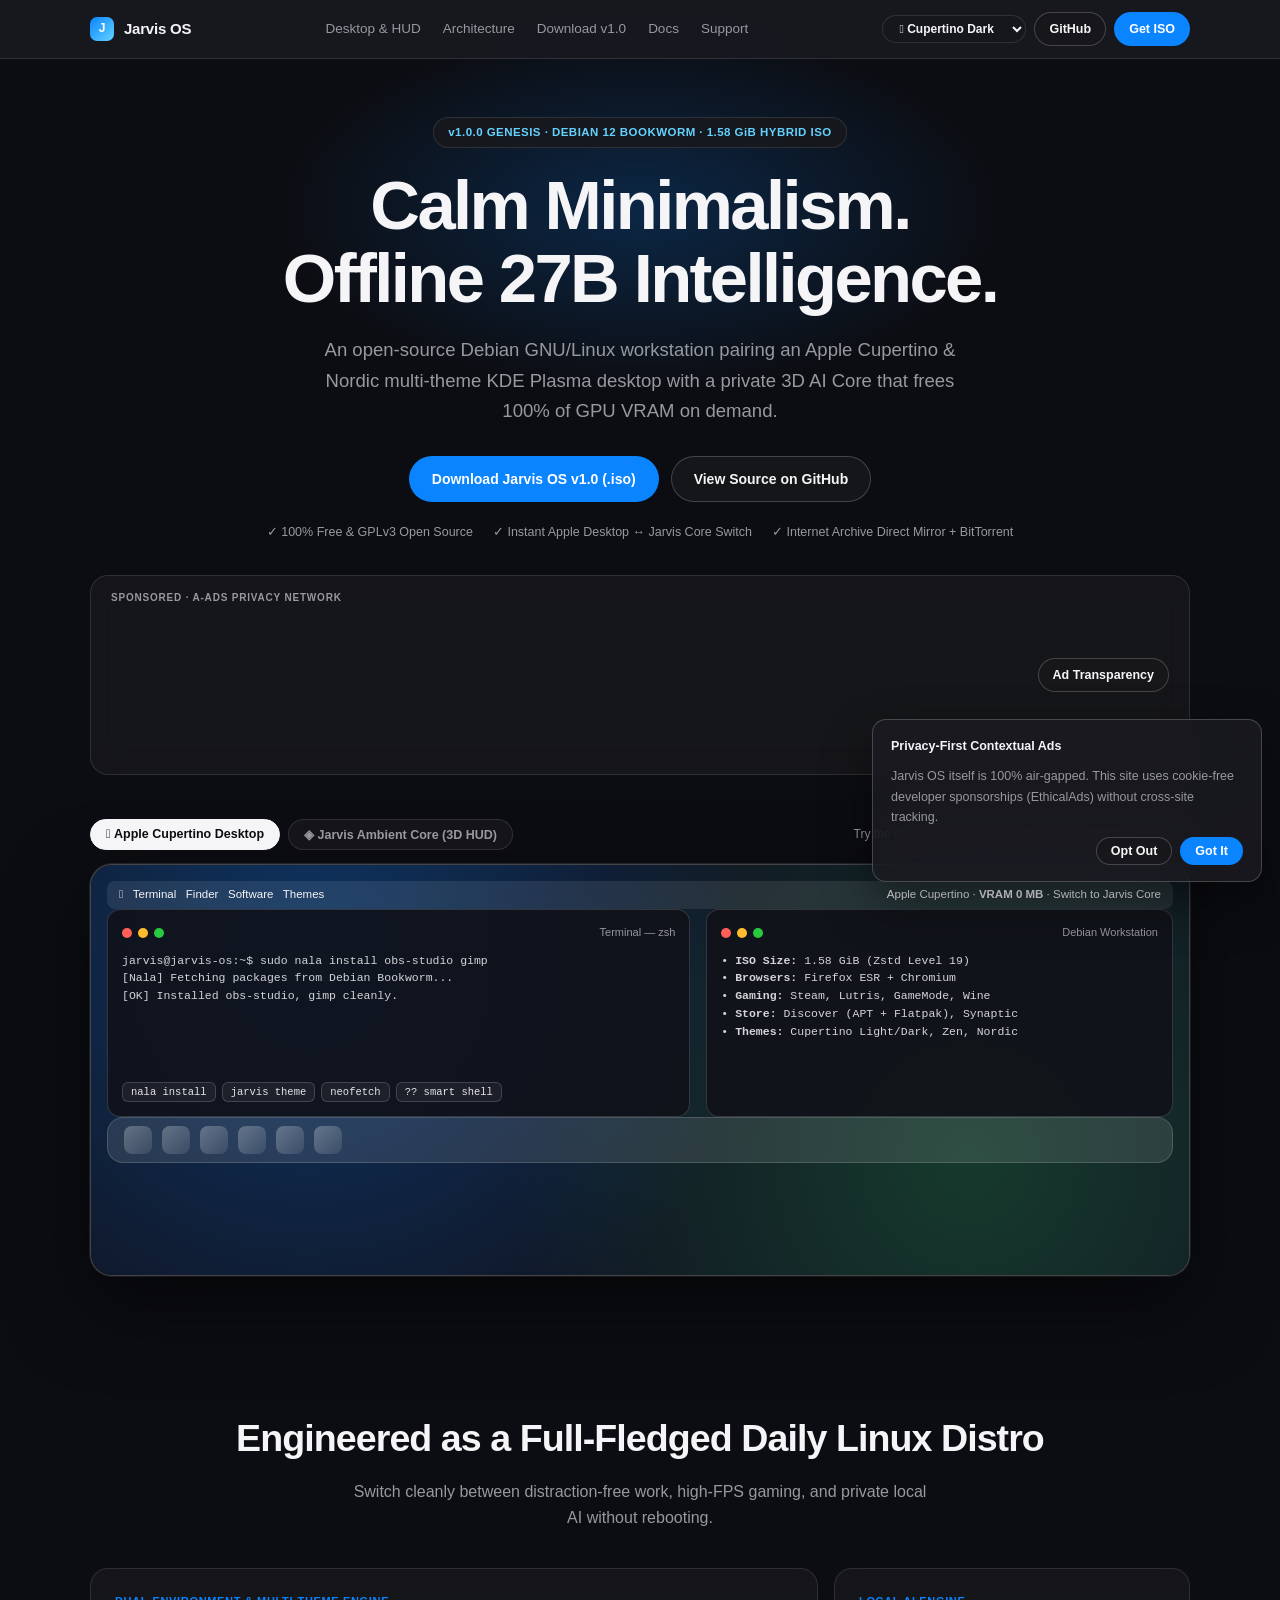
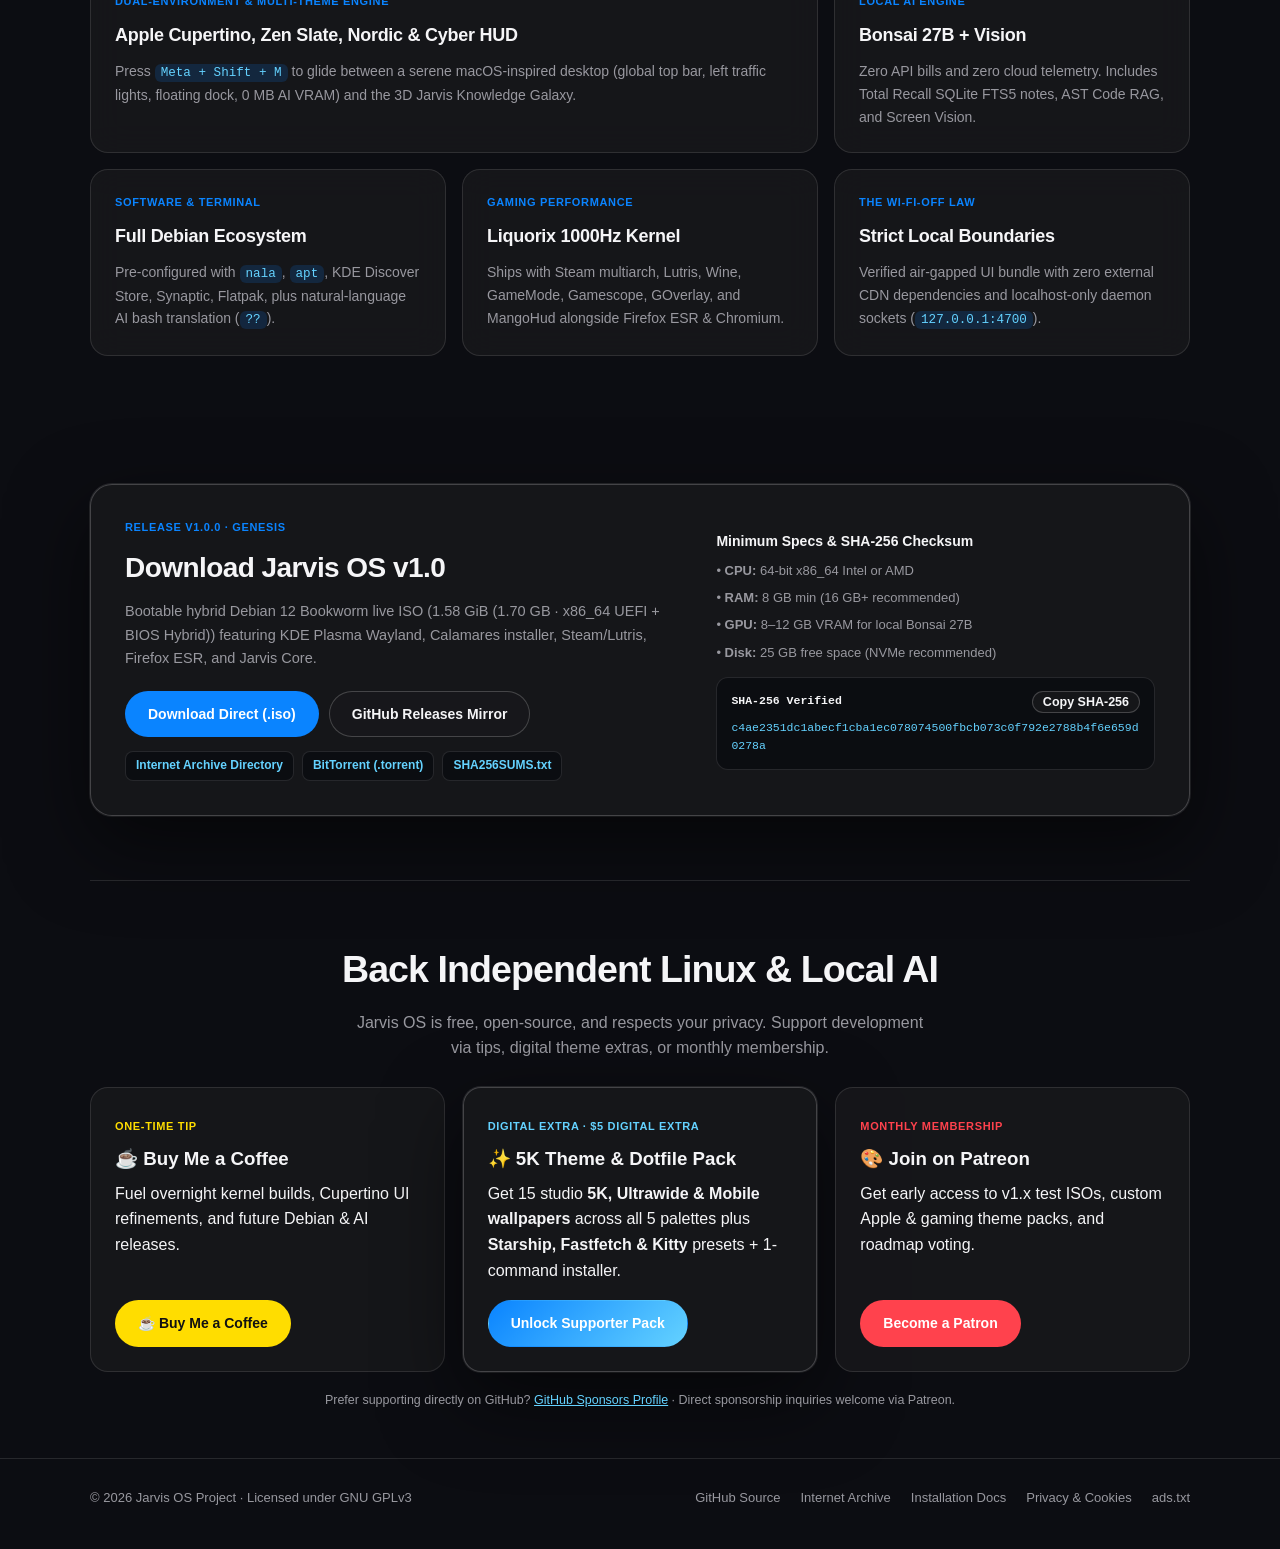
<file: index.html>
<!DOCTYPE html>
<html lang="en">
<head>
  <meta charset="UTF-8" />
  <meta http-equiv="refresh" content="0; url=website/index.html" />
  <meta name="viewport" content="width=device-width, initial-scale=1.0" />
  <link rel="canonical" href="https://10JERRY01.github.io/Jarvis-os/website/index.html" />
  <title>Jarvis OS v1.0 — Minimalist Debian Linux + Offline 27B AI</title>
  <style>
    body {
      margin: 0; height: 100vh; display: grid; place-items: center;
      background: #0c0d12; color: #f5f5f7;
      font-family: -apple-system, BlinkMacSystemFont, "SF Pro Display", "Segoe UI", sans-serif;
    }
    .fallback { opacity: 0; animation: fadeIn 0.25s ease 0.4s forwards; font-size: 14px; color: #98989f; }
    a { color: #0a84ff; text-decoration: none; font-weight: 600; }
    @keyframes fadeIn { to { opacity: 1; } }
  </style>
  <script>
    window.location.replace("website/index.html");
  </script>
</head>
<body>
  <div class="fallback">
    <p>Loading Jarvis OS v1.0… <a href="website/index.html">Enter site</a></p>
    <!-- BEGIN AADS AD UNIT 2463366 -->
    <div id="frame" style="width: 100%; margin: auto; position: relative; z-index: 99998;">
      <iframe data-aa="2463366" src="https://acceptable.a-ads.com/2463366/?size=Adaptive" style="border:0; padding:0; width:70%; height:auto; overflow:hidden; display:block; margin:auto;" title="Sponsored Advertisement"></iframe>
    </div>
    <!-- END AADS AD UNIT 2463366 -->
  </div>
</body>
</html>
</file>
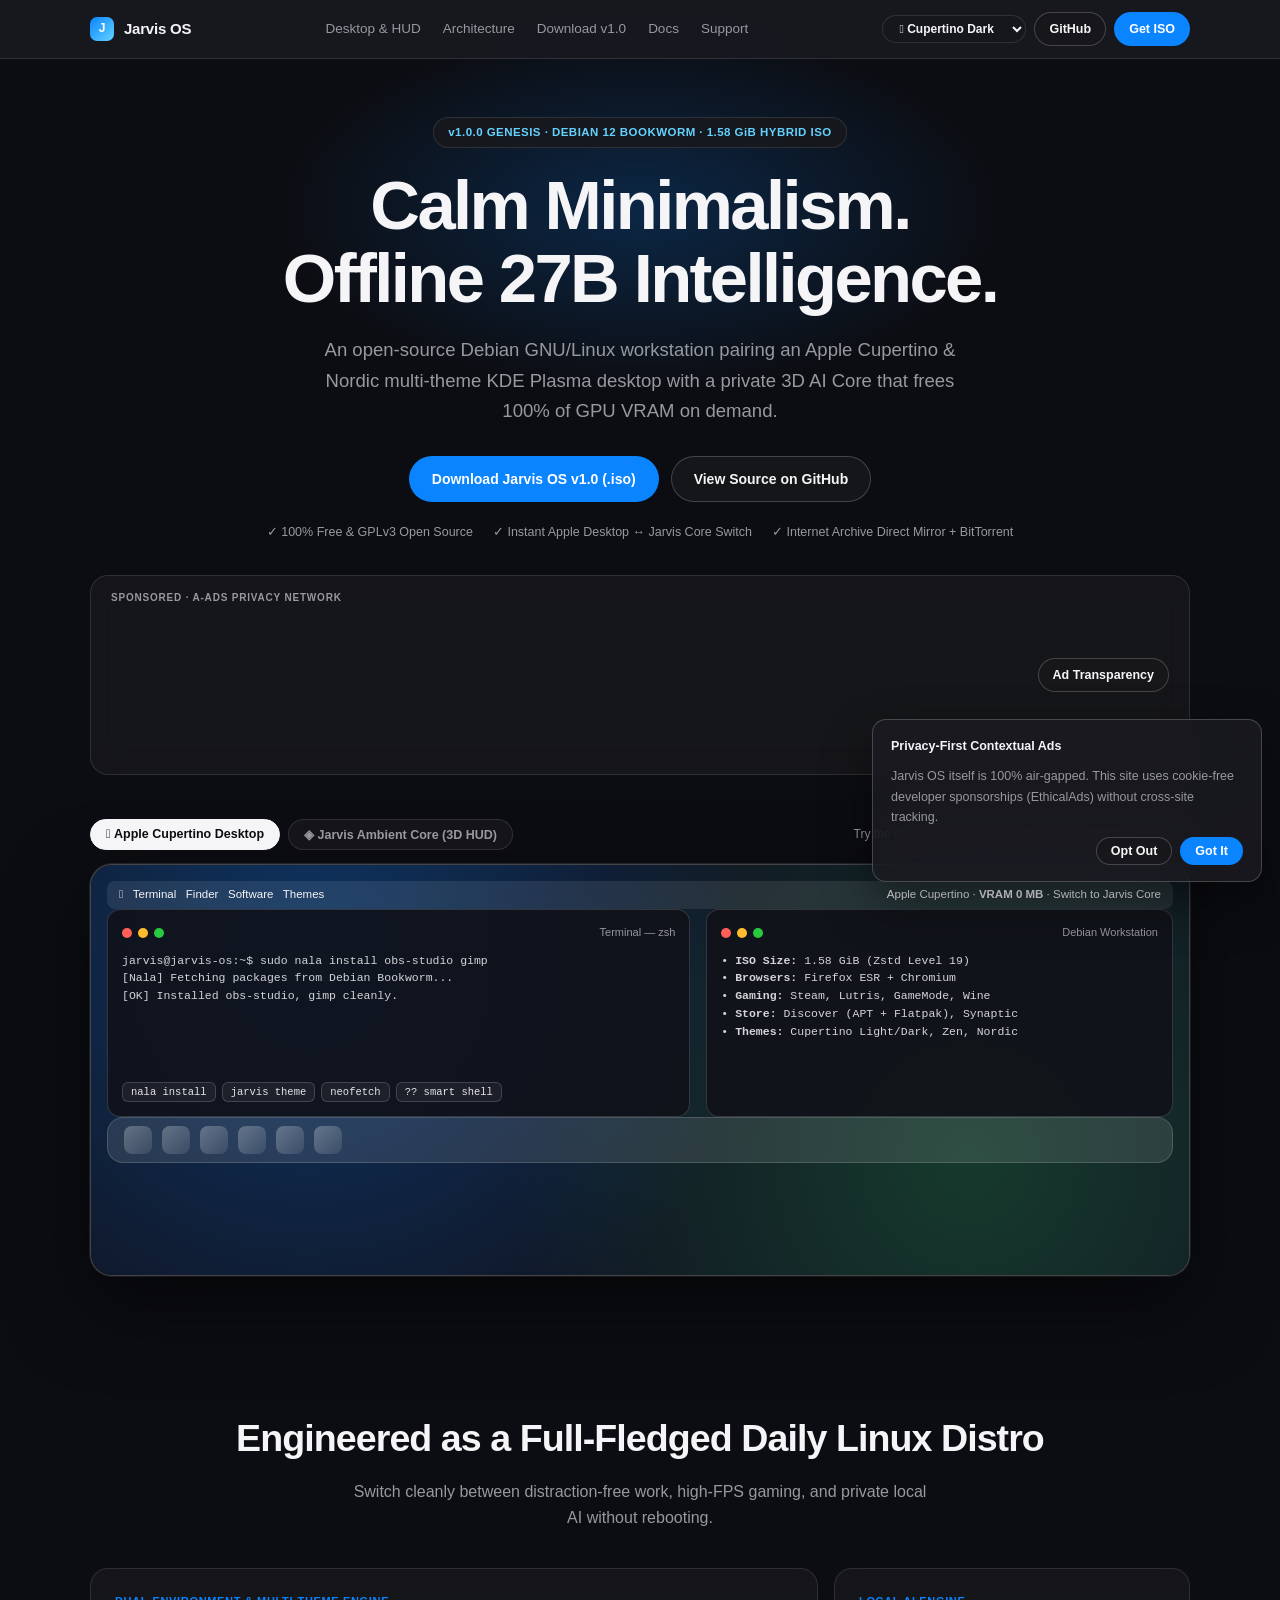
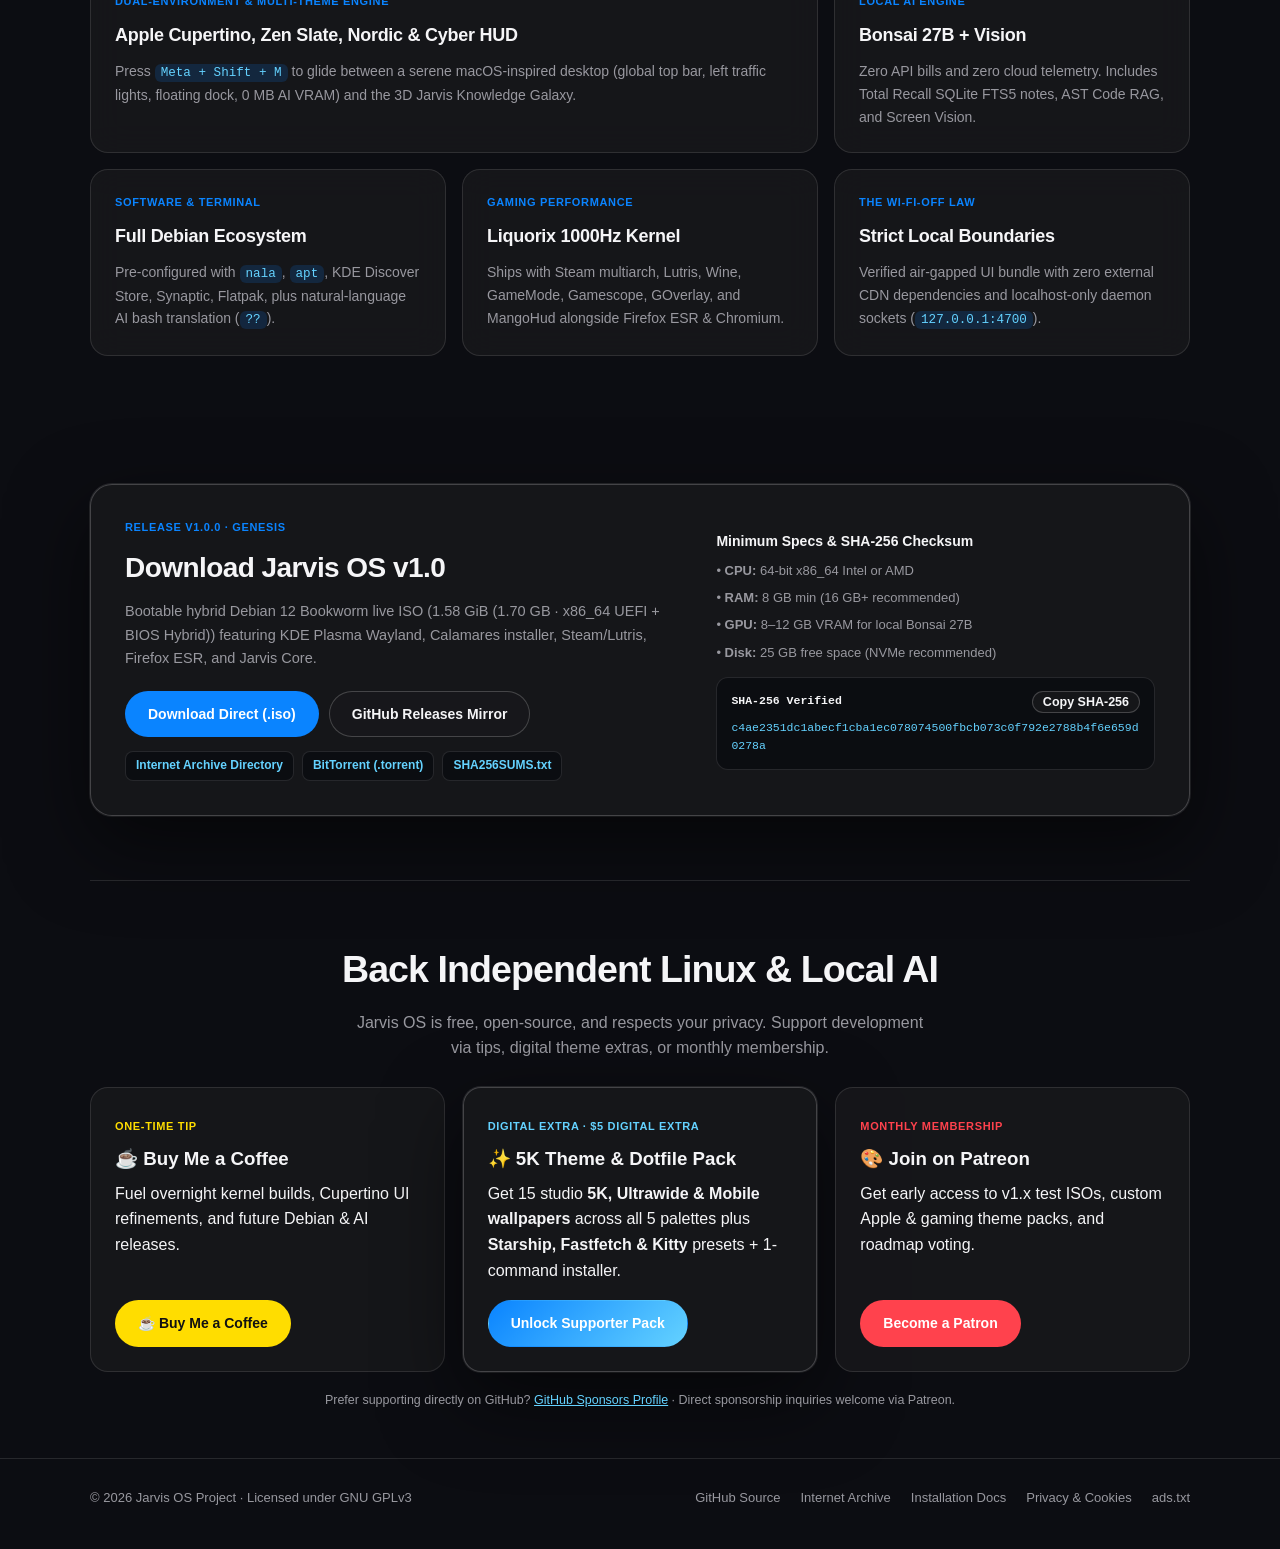
<file: website/index.html>
<!DOCTYPE html>
<html lang="en">
<head>
  <meta charset="UTF-8" />
  <meta name="viewport" content="width=device-width, initial-scale=1.0" />
  <meta name="description" content="Jarvis OS v1.0 — Minimalist Apple-inspired Debian 12 Linux with Liquorix 1000Hz Gaming Kernel and Offline 27B AI Core." />
  <title>Jarvis OS v1.0 — Minimalist Debian Linux + Offline 27B AI</title>
  <link rel="stylesheet" href="styles.css" />
</head>
<body>

  <!-- Navigation -->
  <nav class="navbar">
    <div class="container nav-inner">
      <a href="index.html" class="brand">
        <span class="brand-mark">J</span>
        <span>Jarvis OS</span>
      </a>
      <div class="nav-links">
        <a href="#preview">Desktop &amp; HUD</a>
        <a href="#features">Architecture</a>
        <a href="#download">Download v1.0</a>
        <a href="docs.html">Docs</a>
        <a href="#support">Support</a>
      </div>
      <div class="nav-actions">
        <select id="site-theme-select" class="theme-select" aria-label="Switch Theme">
          <option value="cupertino-dark"> Cupertino Dark</option>
          <option value="cupertino-light"> Cupertino Light</option>
          <option value="zen">🐧 Zen Slate</option>
          <option value="nordic">❄️ Nordic Arctic</option>
          <option value="cyber">◈ Cyber HUD</option>
        </select>
        <a class="btn btn-secondary btn-sm" data-gh-repo href="https://github.com/10JERRY01/Jarvis-os" target="_blank" rel="noopener">GitHub</a>
        <a class="btn btn-primary btn-sm" href="#download">Get ISO</a>
      </div>
    </div>
  </nav>

  <!-- Hero -->
  <header class="hero container">
    <div class="pill-badge">v1.0.0 GENESIS · DEBIAN 12 BOOKWORM · 1.58 GiB HYBRID ISO</div>
    <h1>Calm Minimalism.<br/>Offline 27B Intelligence.</h1>
    <p>
      An open-source Debian GNU/Linux workstation pairing an Apple Cupertino &amp; Nordic multi-theme KDE Plasma desktop with a private 3D AI Core that frees 100% of GPU VRAM on demand.
    </p>
    <div class="hero-cta">
      <a class="btn btn-primary" data-iso-download href="https://archive.org/download/jarvis-os-debootstrap-amd64.hybrid/jarvis-os-debootstrap-amd64.hybrid.iso" target="_blank" rel="noopener">Download Jarvis OS v1.0 (.iso)</a>
      <a class="btn btn-secondary" data-gh-repo href="https://github.com/10JERRY01/Jarvis-os" target="_blank" rel="noopener">View Source on GitHub</a>
    </div>
    <div class="hero-meta">
      <span>✓ 100% Free &amp; GPLv3 Open Source</span>
      <span>✓ Instant Apple Desktop ↔ Jarvis Core Switch</span>
      <span>✓ Internet Archive Direct Mirror + BitTorrent</span>
    </div>
  </header>

  <!-- Above-the-Fold Developer Ad Slot (Day-1 Sponsor Rotation / A-ADS / EthicalAds) -->
  <section class="ad-section container" aria-label="Sponsor">
    <div class="ad-slot-shell">
      <div class="ad-slot-main">
        <div id="ad-slot-label" class="ad-label">Sponsored · Privacy-First Developer Network</div>
        <div id="ad-slot-container" class="ad-slot-content">
          <!-- BEGIN AADS AD UNIT 2463366 -->
          <div id="frame" style="width: 100%; margin: auto; position: relative; z-index: 99998;">
            <iframe class="aads-frame" data-aa="2463366" src="https://acceptable.a-ads.com/2463366/?size=Adaptive" title="Sponsored Advertisement"></iframe>
          </div>
          <!-- END AADS AD UNIT 2463366 -->
        </div>
      </div>
      <a class="btn btn-secondary btn-sm" href="privacy.html">Ad Transparency</a>
    </div>
  </section>

  <!-- Interactive Preview -->
  <section id="preview" class="preview-section container">
    <div class="preview-controls">
      <div class="preview-toggle">
        <button class="tab-btn active" data-preview-mode="cupertino"> Apple Cupertino Desktop</button>
        <button class="tab-btn" data-preview-mode="ambient">◈ Jarvis Ambient Core (3D HUD)</button>
      </div>
      <span style="font-size:12px; color:var(--muted);">Try the theme dropdown above to preview all 5 live OS palettes</span>
    </div>
    <div class="mockup-frame">
      <div id="mock-screen" class="mockup-screen cupertino">
        <div id="mock-content"></div>
      </div>
    </div>
  </section>

  <!-- Feature Bento Grid -->
  <section id="features" class="section container">
    <div class="section-head">
      <h2>Engineered as a Full-Fledged Daily Linux Distro</h2>
      <p>Switch cleanly between distraction-free work, high-FPS gaming, and private local AI without rebooting.</p>
    </div>
    <div class="bento-grid">
      <div class="card span-2">
        <span class="card-tag">Dual-Environment &amp; Multi-Theme Engine</span>
        <h3>Apple Cupertino, Zen Slate, Nordic &amp; Cyber HUD</h3>
        <p>Press <code>Meta + Shift + M</code> to glide between a serene macOS-inspired desktop (global top bar, left traffic lights, floating dock, 0 MB AI VRAM) and the 3D Jarvis Knowledge Galaxy.</p>
      </div>
      <div class="card">
        <span class="card-tag">Local AI Engine</span>
        <h3>Bonsai 27B + Vision</h3>
        <p>Zero API bills and zero cloud telemetry. Includes Total Recall SQLite FTS5 notes, AST Code RAG, and Screen Vision.</p>
      </div>
      <div class="card">
        <span class="card-tag">Software &amp; Terminal</span>
        <h3>Full Debian Ecosystem</h3>
        <p>Pre-configured with <code>nala</code>, <code>apt</code>, KDE Discover Store, Synaptic, Flatpak, plus natural-language AI bash translation (<code>??</code>).</p>
      </div>
      <div class="card">
        <span class="card-tag">Gaming Performance</span>
        <h3>Liquorix 1000Hz Kernel</h3>
        <p>Ships with Steam multiarch, Lutris, Wine, GameMode, Gamescope, GOverlay, and MangoHud alongside Firefox ESR &amp; Chromium.</p>
      </div>
      <div class="card">
        <span class="card-tag">The Wi-Fi-Off Law</span>
        <h3>Strict Local Boundaries</h3>
        <p>Verified air-gapped UI bundle with zero external CDN dependencies and localhost-only daemon sockets (<code>127.0.0.1:4700</code>).</p>
      </div>
    </div>
  </section>

  <!-- Download Section -->
  <section id="download" class="section container">
    <div class="download-box">
      <div>
        <div class="card-tag" style="margin-bottom:8px;">Release v1.0.0 · Genesis</div>
        <h2 style="font-size:28px; letter-spacing:-0.02em; margin-bottom:10px;">Download Jarvis OS v1.0</h2>
        <p style="color:var(--muted); font-size:14.5px; margin-bottom:20px;">
          Bootable hybrid Debian 12 Bookworm live ISO (<span id="iso-size-label">1.58 GiB</span>) featuring KDE Plasma Wayland, Calamares installer, Steam/Lutris, Firefox ESR, and Jarvis Core.
        </p>
        <div style="display:flex; gap:10px; flex-wrap:wrap;">
          <a class="btn btn-primary" data-iso-download href="https://archive.org/download/jarvis-os-debootstrap-amd64.hybrid/jarvis-os-debootstrap-amd64.hybrid.iso" target="_blank" rel="noopener">Download Direct (.iso)</a>
          <a class="btn btn-secondary" data-gh-release href="https://github.com/10JERRY01/Jarvis-os/releases/tag/v1.0.0" target="_blank" rel="noopener">GitHub Releases Mirror</a>
        </div>
        <div class="mirror-row">
          <a class="mirror-link" data-ia-dir href="https://archive.org/download/jarvis-os-debootstrap-amd64.hybrid" target="_blank" rel="noopener">Internet Archive Directory</a>
          <a class="mirror-link" data-ia-torrent href="https://archive.org/download/jarvis-os-debootstrap-amd64.hybrid/jarvis-os-debootstrap-amd64.hybrid_archive.torrent" target="_blank" rel="noopener">BitTorrent (.torrent)</a>
          <a class="mirror-link" id="sha-link" href="https://archive.org/download/jarvis-os-debootstrap-amd64.hybrid/SHA256SUMS.txt" target="_blank" rel="noopener">SHA256SUMS.txt</a>
        </div>
      </div>
      <div>
        <h4 style="font-size:14px; margin-bottom:8px;">Minimum Specs &amp; SHA-256 Checksum</h4>
        <ul style="font-size:13px; color:var(--muted); list-style:none; display:flex; flex-direction:column; gap:6px;">
          <li>• <strong>CPU:</strong> 64-bit x86_64 Intel or AMD</li>
          <li>• <strong>RAM:</strong> 8 GB min (16 GB+ recommended)</li>
          <li>• <strong>GPU:</strong> 8–12 GB VRAM for local Bonsai 27B</li>
          <li>• <strong>Disk:</strong> 25 GB free space (NVMe recommended)</li>
        </ul>
        <div class="sha-box">
          <div style="display:flex; justify-content:space-between; align-items:center; gap:8px; margin-bottom:6px;">
            <strong>SHA-256 Verified</strong>
            <button id="copy-verify-btn" class="btn btn-secondary btn-sm" style="padding:3px 10px;">Copy SHA-256</button>
          </div>
          <div id="sha-hash-text" style="word-break:break-all; color:var(--cyan);">c4ae2351dc1abecf1cba1ec078074500fbcb073c0f792e2788b4f6e659d0278a</div>
        </div>
      </div>
    </div>
  </section>

  <!-- Buy Me a Coffee, 5K Theme Pack & Patreon at the end of the website -->
  <section id="support" class="support-section container">
    <div class="section-head" style="margin-bottom:16px;">
      <h2>Back Independent Linux &amp; Local AI</h2>
      <p>Jarvis OS is free, open-source, and respects your privacy. Support development via tips, digital theme extras, or monthly membership.</p>
    </div>

    <div class="support-grid">
      <div class="support-card">
        <div>
          <span class="card-tag" style="color:var(--coffee);">One-Time Tip</span>
          <h3 style="margin-top:6px;">☕ Buy Me a Coffee</h3>
          <p style="margin-top:6px;">Fuel overnight kernel builds, Cupertino UI refinements, and future Debian &amp; AI releases.</p>
        </div>
        <div>
          <a id="bmc-btn" class="btn btn-coffee" href="https://buymeacoffee.com/jerrymice45" target="_blank" rel="noopener">☕ Buy Me a Coffee</a>
        </div>
      </div>

      <div class="support-card featured">
        <div>
          <span class="card-tag" style="color:var(--cyan);">Digital Extra · <span id="supporter-pack-price">$5 Digital Extra</span></span>
          <h3 style="margin-top:6px;">✨ 5K Theme &amp; Dotfile Pack</h3>
          <p style="margin-top:6px;">Get 15 studio <strong>5K, Ultrawide &amp; Mobile wallpapers</strong> across all 5 palettes plus <strong>Starship, Fastfetch &amp; Kitty</strong> presets + 1-command installer.</p>
        </div>
        <div>
          <a id="supporter-pack-btn" class="btn btn-pack" href="https://buymeacoffee.com/jerrymice45/e/603108" target="_blank" rel="noopener">Unlock Supporter Pack</a>
        </div>
      </div>

      <div class="support-card">
        <div>
          <span class="card-tag" style="color:var(--patreon);">Monthly Membership</span>
          <h3 style="margin-top:6px;">🎨 Join on Patreon</h3>
          <p style="margin-top:6px;">Get early access to v1.x test ISOs, custom Apple &amp; gaming theme packs, and roadmap voting.</p>
        </div>
        <div>
          <a id="patreon-btn" class="btn btn-patreon" href="https://www.patreon.com/Jerry42" target="_blank" rel="noopener">Become a Patron</a>
        </div>
      </div>
    </div>

    <div style="text-align:center; margin-top:18px; font-size:12.5px; color:var(--muted);">
      Prefer supporting directly on GitHub? <a id="gh-sponsors-link" href="https://github.com/sponsors/10JERRY01" target="_blank" rel="noopener" style="color:var(--cyan); text-decoration:underline;">GitHub Sponsors Profile</a> · Direct sponsorship inquiries welcome via Patreon.
    </div>
  </section>

  <!-- Footer -->
  <footer>
    <div class="container footer-inner">
      <div>© 2026 Jarvis OS Project · Licensed under GNU GPLv3</div>
      <div class="footer-links">
        <a data-gh-repo href="https://github.com/10JERRY01/Jarvis-os" target="_blank" rel="noopener">GitHub Source</a>
        <a data-ia-dir href="https://archive.org/download/jarvis-os-debootstrap-amd64.hybrid" target="_blank" rel="noopener">Internet Archive</a>
        <a href="docs.html">Installation Docs</a>
        <a href="privacy.html">Privacy &amp; Cookies</a>
        <a href="ads.txt">ads.txt</a>
      </div>
    </div>
  </footer>

  <!-- Cookie-Free Ad & Privacy Notice -->
  <div id="cookie-banner" class="cookie-banner" role="dialog" aria-label="Privacy &amp; Ad Notice">
    <div><strong>Privacy-First Contextual Ads</strong></div>
    <p style="color:var(--muted);">Jarvis OS itself is 100% air-gapped. This site uses cookie-free developer sponsorships (EthicalAds) without cross-site tracking.</p>
    <div style="display:flex; gap:8px; justify-content:flex-end;">
      <button id="cookie-decline" class="btn btn-secondary btn-sm">Opt Out</button>
      <button id="cookie-accept" class="btn btn-primary btn-sm">Got It</button>
    </div>
  </div>

  <script src="config.js"></script>
  <script src="js/monetization.js"></script>
</body>
</html>
</file>
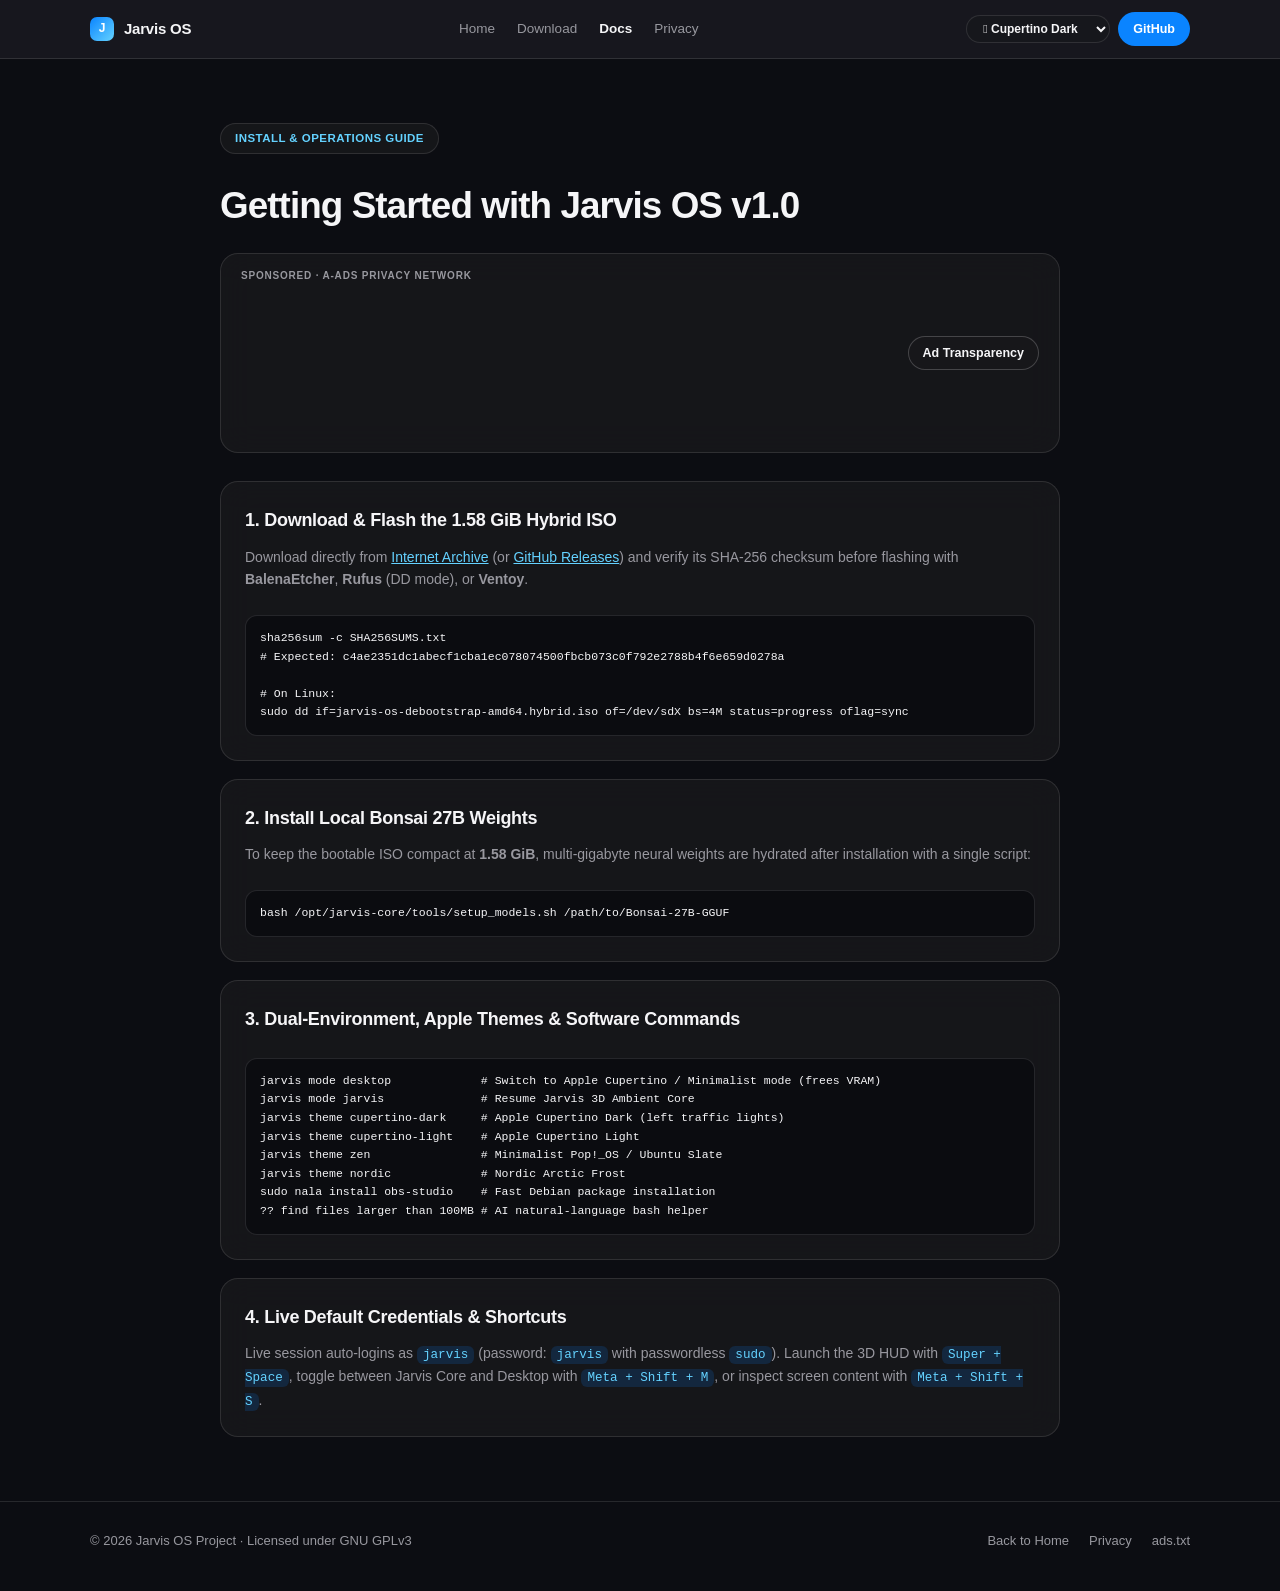
<file: website/docs.html>
<!DOCTYPE html>
<html lang="en">
<head>
  <meta charset="UTF-8" />
  <meta name="viewport" content="width=device-width, initial-scale=1.0" />
  <title>Documentation — Jarvis OS v1.0</title>
  <link rel="stylesheet" href="styles.css" />
</head>
<body>
  <nav class="navbar">
    <div class="container nav-inner">
      <a href="index.html" class="brand"><span class="brand-mark">J</span><span>Jarvis OS</span></a>
      <div class="nav-links">
        <a href="index.html">Home</a>
        <a href="index.html#download">Download</a>
        <a href="docs.html" class="active">Docs</a>
        <a href="privacy.html">Privacy</a>
      </div>
      <div class="nav-actions">
        <select id="site-theme-select" class="theme-select" aria-label="Switch Theme">
          <option value="cupertino-dark"> Cupertino Dark</option>
          <option value="cupertino-light"> Cupertino Light</option>
          <option value="zen">🐧 Zen Slate</option>
          <option value="nordic">❄️ Nordic Arctic</option>
          <option value="cyber">◈ Cyber HUD</option>
        </select>
        <a class="btn btn-primary btn-sm" data-gh-repo href="https://github.com/10JERRY01/Jarvis-os" target="_blank" rel="noopener">GitHub</a>
      </div>
    </div>
  </nav>

  <main class="container section" style="max-width:840px;">
    <div class="pill-badge">INSTALL &amp; OPERATIONS GUIDE</div>
    <h1 style="font-size:2.3rem; letter-spacing:-0.025em; margin-bottom:18px;">Getting Started with Jarvis OS v1.0</h1>

    <section class="ad-section" aria-label="Sponsor">
      <div class="ad-slot-shell">
        <div class="ad-slot-main">
          <div id="ad-slot-label" class="ad-label">Sponsored · Privacy-First Developer Network</div>
          <div id="ad-slot-container" class="ad-slot-content" data-page-keywords="linux|debian|documentation|open-source|devtools">
            <!-- BEGIN AADS AD UNIT 2463366 -->
            <div id="frame" style="width: 100%; margin: auto; position: relative; z-index: 99998;">
              <iframe class="aads-frame" data-aa="2463366" src="https://acceptable.a-ads.com/2463366/?size=Adaptive" title="Sponsored Advertisement"></iframe>
            </div>
            <!-- END AADS AD UNIT 2463366 -->
          </div>
        </div>
        <a class="btn btn-secondary btn-sm" href="privacy.html">Ad Transparency</a>
      </div>
    </section>

    <div class="card" style="margin-bottom:18px;">
      <h3>1. Download &amp; Flash the 1.58 GiB Hybrid ISO</h3>
      <p>Download directly from <a data-iso-download href="https://archive.org/download/jarvis-os-debootstrap-amd64.hybrid/jarvis-os-debootstrap-amd64.hybrid.iso" style="color:var(--cyan); text-decoration:underline;">Internet Archive</a> (or <a data-gh-release href="https://github.com/10JERRY01/Jarvis-os/releases/tag/v1.0.0" style="color:var(--cyan); text-decoration:underline;">GitHub Releases</a>) and verify its SHA-256 checksum before flashing with <strong>BalenaEtcher</strong>, <strong>Rufus</strong> (DD mode), or <strong>Ventoy</strong>.</p>
      <pre class="sha-box">sha256sum -c SHA256SUMS.txt
# Expected: c4ae2351dc1abecf1cba1ec078074500fbcb073c0f792e2788b4f6e659d0278a

# On Linux:
sudo dd if=jarvis-os-debootstrap-amd64.hybrid.iso of=/dev/sdX bs=4M status=progress oflag=sync</pre>
    </div>

    <div class="card" style="margin-bottom:18px;">
      <h3>2. Install Local Bonsai 27B Weights</h3>
      <p>To keep the bootable ISO compact at <strong>1.58 GiB</strong>, multi-gigabyte neural weights are hydrated after installation with a single script:</p>
      <pre class="sha-box">bash /opt/jarvis-core/tools/setup_models.sh /path/to/Bonsai-27B-GGUF</pre>
    </div>

    <div class="card" style="margin-bottom:18px;">
      <h3>3. Dual-Environment, Apple Themes &amp; Software Commands</h3>
      <pre class="sha-box">jarvis mode desktop             # Switch to Apple Cupertino / Minimalist mode (frees VRAM)
jarvis mode jarvis              # Resume Jarvis 3D Ambient Core
jarvis theme cupertino-dark     # Apple Cupertino Dark (left traffic lights)
jarvis theme cupertino-light    # Apple Cupertino Light
jarvis theme zen                # Minimalist Pop!_OS / Ubuntu Slate
jarvis theme nordic             # Nordic Arctic Frost
sudo nala install obs-studio    # Fast Debian package installation
?? find files larger than 100MB # AI natural-language bash helper</pre>
    </div>

    <div class="card">
      <h3>4. Live Default Credentials &amp; Shortcuts</h3>
      <p>Live session auto-logins as <code>jarvis</code> (password: <code>jarvis</code> with passwordless <code>sudo</code>). Launch the 3D HUD with <code>Super + Space</code>, toggle between Jarvis Core and Desktop with <code>Meta + Shift + M</code>, or inspect screen content with <code>Meta + Shift + S</code>.</p>
    </div>
  </main>

  <footer>
    <div class="container footer-inner">
      <div>© 2026 Jarvis OS Project · Licensed under GNU GPLv3</div>
      <div class="footer-links"><a href="index.html">Back to Home</a><a href="privacy.html">Privacy</a><a href="ads.txt">ads.txt</a></div>
    </div>
  </footer>
  <script src="config.js"></script>
  <script src="js/monetization.js"></script>
</body>
</html>
</file>
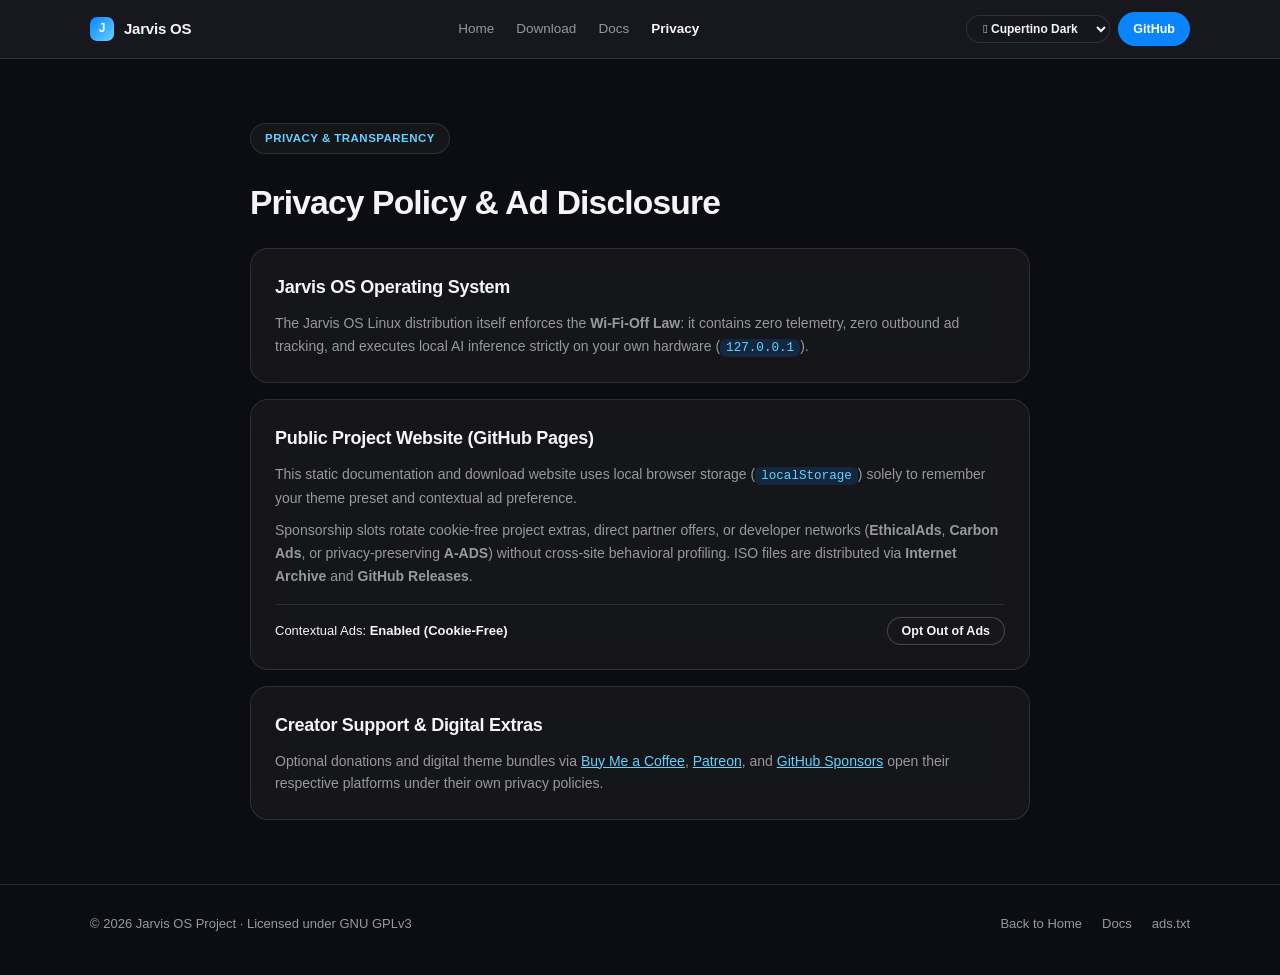
<file: website/privacy.html>
<!DOCTYPE html>
<html lang="en">
<head>
  <meta charset="UTF-8" />
  <meta name="viewport" content="width=device-width, initial-scale=1.0" />
  <title>Privacy &amp; Ad Transparency — Jarvis OS</title>
  <link rel="stylesheet" href="styles.css" />
</head>
<body>
  <nav class="navbar">
    <div class="container nav-inner">
      <a href="index.html" class="brand"><span class="brand-mark">J</span><span>Jarvis OS</span></a>
      <div class="nav-links">
        <a href="index.html">Home</a>
        <a href="index.html#download">Download</a>
        <a href="docs.html">Docs</a>
        <a href="privacy.html" class="active">Privacy</a>
      </div>
      <div class="nav-actions">
        <select id="site-theme-select" class="theme-select" aria-label="Switch Theme">
          <option value="cupertino-dark"> Cupertino Dark</option>
          <option value="cupertino-light"> Cupertino Light</option>
          <option value="zen">🐧 Zen Slate</option>
          <option value="nordic">❄️ Nordic Arctic</option>
          <option value="cyber">◈ Cyber HUD</option>
        </select>
        <a class="btn btn-primary btn-sm" data-gh-repo href="https://github.com/10JERRY01/Jarvis-os" target="_blank" rel="noopener">GitHub</a>
      </div>
    </div>
  </nav>

  <main class="container section" style="max-width:780px;">
    <div class="pill-badge">PRIVACY &amp; TRANSPARENCY</div>
    <h1 style="font-size:2.1rem; letter-spacing:-0.025em; margin-bottom:18px;">Privacy Policy &amp; Ad Disclosure</h1>
    <div class="card" style="margin-bottom:16px;">
      <h3>Jarvis OS Operating System</h3>
      <p>The Jarvis OS Linux distribution itself enforces the <strong>Wi-Fi-Off Law</strong>: it contains zero telemetry, zero outbound ad tracking, and executes local AI inference strictly on your own hardware (<code>127.0.0.1</code>).</p>
    </div>
    <div class="card" style="margin-bottom:16px;">
      <h3>Public Project Website (GitHub Pages)</h3>
      <p>This static documentation and download website uses local browser storage (<code>localStorage</code>) solely to remember your theme preset and contextual ad preference.</p>
      <p>Sponsorship slots rotate cookie-free project extras, direct partner offers, or developer networks (<strong>EthicalAds</strong>, <strong>Carbon Ads</strong>, or privacy-preserving <strong>A-ADS</strong>) without cross-site behavioral profiling. ISO files are distributed via <strong>Internet Archive</strong> and <strong>GitHub Releases</strong>.</p>
      <div style="display:flex; align-items:center; justify-content:space-between; flex-wrap:wrap; gap:12px; margin-top:6px; padding-top:12px; border-top:1px solid var(--border);">
        <span id="ad-pref-status" style="font-size:13px; color:var(--text);">Contextual Ads: <strong>Enabled (Cookie-Free)</strong></span>
        <button id="toggle-ad-optout-btn" class="btn btn-secondary btn-sm">Opt Out of Ads</button>
      </div>
    </div>
    <div class="card">
      <h3>Creator Support &amp; Digital Extras</h3>
      <p>Optional donations and digital theme bundles via <a href="https://buymeacoffee.com/jerrymice45" target="_blank" rel="noopener" style="color:var(--cyan); text-decoration:underline;">Buy Me a Coffee</a>, <a href="https://www.patreon.com/Jerry42" target="_blank" rel="noopener" style="color:var(--cyan); text-decoration:underline;">Patreon</a>, and <a href="https://github.com/sponsors/10JERRY01" target="_blank" rel="noopener" style="color:var(--cyan); text-decoration:underline;">GitHub Sponsors</a> open their respective platforms under their own privacy policies.</p>
    </div>
  </main>

  <footer>
    <div class="container footer-inner">
      <div>© 2026 Jarvis OS Project · Licensed under GNU GPLv3</div>
      <div class="footer-links"><a href="index.html">Back to Home</a><a href="docs.html">Docs</a><a href="ads.txt">ads.txt</a></div>
    </div>
  </footer>
  <script src="config.js"></script>
  <script src="js/monetization.js"></script>
</body>
</html>
</file>
<file: website/styles.css>
/* ==============================================================================
   Jarvis OS — Sleek Minimalist GitHub Pages Stylesheet
   Harmonized with Jarvis OS Themes:
   Cupertino Dark · Cupertino Light · Zen Slate · Nordic Arctic · Cyber HUD
   ============================================================================== */

:root,
[data-site-theme="cupertino-dark"] {
  --bg: #0c0d12;
  --surface: rgba(24, 24, 28, 0.84);
  --surface-solid: #16171c;
  --surface-elevated: rgba(28, 28, 34, 0.78);
  --border: rgba(255, 255, 255, 0.11);
  --border-strong: rgba(255, 255, 255, 0.2);
  --text: #f5f5f7;
  --muted: #98989f;
  --accent: #0a84ff;
  --accent-soft: rgba(10, 132, 255, 0.16);
  --cyan: #64d2ff;
  --green: #30d158;
  --coffee: #ffdd00;
  --patreon: #ff424d;
  --hero-glow: rgba(10, 132, 255, 0.22);
  --code-bg: rgba(8, 10, 14, 0.68);
  --shadow: 0 28px 80px rgba(0, 0, 0, 0.55), 0 0 0 1px var(--border);
  --radius: 18px;
  --font: -apple-system, BlinkMacSystemFont, "SF Pro Display", "Inter", "Segoe UI", Roboto, sans-serif;
  --mono: "JetBrains Mono", "Fira Code", ui-monospace, SFMono-Regular, Consolas, monospace;
}

[data-site-theme="cupertino-light"],
[data-site-theme="light"] {
  --bg: #f5f5f7;
  --surface: rgba(255, 255, 255, 0.86);
  --surface-solid: #ffffff;
  --surface-elevated: rgba(248, 248, 252, 0.84);
  --border: rgba(0, 0, 0, 0.08);
  --border-strong: rgba(0, 0, 0, 0.16);
  --text: #1d1d1f;
  --muted: #6e6e73;
  --accent: #007aff;
  --accent-soft: rgba(0, 122, 255, 0.12);
  --cyan: #0284c7;
  --green: #28cd41;
  --hero-glow: rgba(0, 122, 255, 0.14);
  --code-bg: rgba(236, 238, 244, 0.9);
  --shadow: 0 24px 64px rgba(0, 0, 0, 0.11), 0 0 0 1px var(--border);
}

[data-site-theme="zen"] {
  --bg: #181926;
  --surface: rgba(30, 32, 48, 0.88);
  --surface-solid: #1e2030;
  --surface-elevated: rgba(36, 39, 58, 0.86);
  --border: rgba(137, 180, 250, 0.16);
  --border-strong: rgba(137, 180, 250, 0.3);
  --text: #cad3f5;
  --muted: #939ab7;
  --accent: #89b4fa;
  --accent-soft: rgba(137, 180, 250, 0.16);
  --cyan: #7dc4e4;
  --green: #a6da95;
  --hero-glow: rgba(137, 180, 250, 0.18);
  --code-bg: rgba(17, 18, 29, 0.78);
}

[data-site-theme="nordic"] {
  --bg: #242933;
  --surface: rgba(46, 52, 64, 0.9);
  --surface-solid: #2e3440;
  --surface-elevated: rgba(59, 66, 82, 0.86);
  --border: rgba(136, 192, 208, 0.18);
  --border-strong: rgba(136, 192, 208, 0.32);
  --text: #eceff4;
  --muted: #b8c2d1;
  --accent: #88c0d0;
  --accent-soft: rgba(136, 192, 208, 0.16);
  --cyan: #8fbcbb;
  --green: #a3be8c;
  --hero-glow: rgba(136, 192, 208, 0.18);
  --code-bg: rgba(30, 35, 45, 0.82);
}

[data-site-theme="cyber"] {
  --bg: #07090e;
  --surface: rgba(13, 17, 26, 0.88);
  --surface-solid: #0b0e16;
  --surface-elevated: rgba(15, 23, 42, 0.86);
  --border: rgba(0, 229, 255, 0.22);
  --border-strong: rgba(0, 229, 255, 0.45);
  --text: #e0f7fa;
  --muted: #8fa3bc;
  --accent: #00e5ff;
  --accent-soft: rgba(0, 229, 255, 0.14);
  --cyan: #38bdf8;
  --green: #00e676;
  --hero-glow: rgba(0, 229, 255, 0.2);
  --code-bg: rgba(5, 8, 14, 0.88);
}

* { box-sizing: border-box; margin: 0; padding: 0; }
html { scroll-behavior: smooth; }
body {
  background: var(--bg);
  color: var(--text);
  font-family: var(--font);
  line-height: 1.62;
  -webkit-font-smoothing: antialiased;
  transition: background 0.3s ease, color 0.3s ease;
  overflow-x: hidden;
}

a { color: inherit; text-decoration: none; }
code { font-family: var(--mono); font-size: 0.9em; padding: 2px 6px; border-radius: 6px; background: var(--accent-soft); color: var(--cyan); }
.container { width: min(1100px, 92vw); margin: 0 auto; }

/* Sticky Glass Navbar */
.navbar {
  position: sticky; top: 0; z-index: 120;
  backdrop-filter: blur(22px) saturate(180%);
  -webkit-backdrop-filter: blur(22px) saturate(180%);
  background: var(--surface-elevated);
  border-bottom: 1px solid var(--border);
}
.nav-inner {
  height: 58px; display: flex; align-items: center; justify-content: space-between; gap: 12px;
}
.brand {
  display: inline-flex; align-items: center; gap: 10px;
  font-weight: 700; font-size: 15px; letter-spacing: -0.015em;
}
.brand-mark {
  width: 24px; height: 24px; border-radius: 7px;
  background: linear-gradient(135deg, var(--accent), var(--cyan));
  display: grid; place-items: center; color: #fff; font-size: 12px; font-weight: 800;
}
.nav-links { display: flex; align-items: center; gap: 22px; font-size: 13.5px; color: var(--muted); }
.nav-links a { transition: color 0.15s; }
.nav-links a:hover, .nav-links a.active { color: var(--text); font-weight: 600; }
.nav-actions { display: flex; align-items: center; gap: 8px; }

.theme-select {
  border: 1px solid var(--border); background: var(--surface-solid); color: var(--text);
  border-radius: 999px; padding: 5px 12px; font-size: 12px; font-weight: 600;
  cursor: pointer; outline: none; font-family: inherit;
}

.btn {
  display: inline-flex; align-items: center; justify-content: center; gap: 8px;
  padding: 11px 22px; border-radius: 999px; font-weight: 600; font-size: 14px;
  border: 1px solid transparent; cursor: pointer; transition: transform 0.15s, opacity 0.15s, background 0.15s;
}
.btn:hover { transform: translateY(-1px); opacity: 0.94; }
.btn-primary { background: var(--accent); color: #ffffff; }
[data-site-theme="cyber"] .btn-primary { color: #05080f; font-weight: 700; }
.btn-secondary { background: var(--surface); border-color: var(--border-strong); color: var(--text); }
.btn-sm { padding: 6px 14px; font-size: 12.5px; }

/* Hero */
.hero {
  padding: 58px 0 32px;
  text-align: center;
  position: relative;
}
.hero::before {
  content: ""; position: absolute; top: -40px; left: 50%; transform: translateX(-50%);
  width: min(760px, 95vw); height: 380px; pointer-events: none; z-index: -1;
  background: radial-gradient(ellipse at center, var(--hero-glow), transparent 68%);
}
.pill-badge {
  display: inline-flex; align-items: center; gap: 8px;
  padding: 5px 14px; border-radius: 999px;
  border: 1px solid var(--border); background: var(--surface);
  font-size: 11.5px; font-weight: 700; letter-spacing: 0.04em; color: var(--cyan); margin-bottom: 22px;
}
.hero h1 {
  font-size: clamp(2.4rem, 5.4vw, 4.3rem);
  font-weight: 760; letter-spacing: -0.038em; line-height: 1.06;
  max-width: 840px; margin: 0 auto 20px;
}
.hero p {
  font-size: clamp(1rem, 1.45vw, 1.18rem);
  color: var(--muted); max-width: 650px; margin: 0 auto 30px;
}
.hero-cta { display: flex; justify-content: center; flex-wrap: wrap; gap: 12px; }
.hero-meta {
  margin-top: 20px; font-size: 12.5px; color: var(--muted);
  display: flex; justify-content: center; gap: 20px; flex-wrap: wrap;
}

/* Interactive Multi-Theme Workstation Preview */
.preview-section { padding: 16px 0 68px; }
.preview-controls {
  display: flex; justify-content: space-between; align-items: center; flex-wrap: wrap; gap: 10px;
  margin-bottom: 14px;
}
.preview-toggle { display: flex; gap: 8px; flex-wrap: wrap; }
.tab-btn {
  padding: 7px 15px; border-radius: 999px; border: 1px solid var(--border);
  background: var(--surface); color: var(--muted); font-size: 12.5px; font-weight: 600; cursor: pointer;
  transition: all 0.15s;
}
.tab-btn.active {
  background: var(--text); color: var(--bg); border-color: var(--text);
}

.mockup-frame {
  border-radius: 22px; border: 1px solid var(--border-strong);
  background: var(--surface-solid); overflow: hidden; box-shadow: var(--shadow);
}
.mockup-screen {
  min-height: 410px; padding: 16px;
  display: flex; flex-direction: column; justify-content: space-between; gap: 14px;
  transition: background 0.35s ease;
}
.mockup-screen.cupertino {
  background: radial-gradient(circle at 20% 24%, rgba(10, 132, 255, 0.3), transparent 48%),
              radial-gradient(circle at 80% 72%, rgba(48, 209, 88, 0.2), transparent 50%), #101422;
  color: #f5f5f7;
}
.mockup-screen.ambient {
  background: radial-gradient(circle at 50% 45%, rgba(56, 189, 248, 0.18), transparent 60%), #07090e;
  color: #e0f7fa;
}
.mock-topbar {
  height: 28px; padding: 0 12px; border-radius: 8px;
  background: rgba(255, 255, 255, 0.09); backdrop-filter: blur(12px);
  display: flex; align-items: center; justify-content: space-between; font-size: 11.5px;
}
.mock-windows { display: grid; grid-template-columns: 1.25fr 1fr; gap: 16px; }
.mock-win {
  border-radius: 13px; border: 1px solid rgba(255, 255, 255, 0.15);
  background: rgba(16, 18, 24, 0.88); padding: 14px;
  display: flex; flex-direction: column; justify-content: space-between;
}
.mock-win-bar { display: flex; justify-content: space-between; align-items: center; margin-bottom: 10px; }
.mock-dots { display: flex; gap: 6px; }
.mock-dots span { width: 10px; height: 10px; border-radius: 50%; display: inline-block; }
.mock-code { font-family: var(--mono); font-size: 11.5px; line-height: 1.55; color: #d4d4d8; min-height: 120px; }
.mock-chips { display: flex; gap: 6px; flex-wrap: wrap; margin-top: 10px; }
.mock-chip {
  font-family: var(--mono); font-size: 10.5px; padding: 3px 8px; border-radius: 6px;
  border: 1px solid rgba(255, 255, 255, 0.16); background: rgba(255, 255, 255, 0.06);
  color: #e4e4e7; cursor: pointer;
}
.mock-chip:hover { border-color: #38bdf8; color: #ffffff; }
.mock-dock {
  align-self: center; display: flex; gap: 10px; padding: 8px 16px;
  border-radius: 16px; background: rgba(255, 255, 255, 0.11); border: 1px solid rgba(255, 255, 255, 0.15);
}
.mock-dock i {
  width: 28px; height: 28px; border-radius: 8px; display: block;
  background: linear-gradient(135deg, rgba(255,255,255,0.28), rgba(255,255,255,0.08));
}

/* Bento Grid */
.section { padding: 64px 0; }
.section-head { text-align: center; margin-bottom: 38px; }
.section-head h2 { font-size: clamp(1.7rem, 3vw, 2.35rem); letter-spacing: -0.025em; margin-bottom: 10px; }
.section-head p { color: var(--muted); max-width: 580px; margin: 0 auto; }

.bento-grid { display: grid; grid-template-columns: repeat(3, 1fr); gap: 16px; }
.card {
  background: var(--surface); border: 1px solid var(--border);
  border-radius: var(--radius); padding: 24px; backdrop-filter: blur(16px);
  display: flex; flex-direction: column; gap: 10px;
}
.card.span-2 { grid-column: span 2; }
.card-tag { font-size: 11px; font-weight: 700; text-transform: uppercase; letter-spacing: 0.06em; color: var(--accent); }
.card h3 { font-size: 18px; letter-spacing: -0.015em; }
.card p { font-size: 14px; color: var(--muted); }

/* Minimalist Sponsor / EthicalAds Zone (Above the Fold) */
.ad-section { padding: 0 0 28px; }
.ad-slot-shell {
  border: 1px solid var(--border); border-radius: var(--radius);
  background: var(--surface); backdrop-filter: blur(16px);
  padding: 14px 20px; min-height: 68px;
  display: flex; align-items: center; justify-content: space-between; gap: 18px; flex-wrap: wrap;
}
.ad-slot-main { flex: 1 1 320px; min-width: 0; }
.ad-label {
  font-size: 10px; font-weight: 700; letter-spacing: 0.08em; text-transform: uppercase;
  color: var(--muted); margin-bottom: 4px;
}
.ad-slot-content { font-size: 13.5px; color: var(--muted); }
.ad-fallback a { color: var(--cyan); text-decoration: underline; }

/* Native EthicalAds Theme Synchronization */
[data-ea-publisher] {
  width: 100%;
  --ea-font-family: var(--font);
  --ea-font-size: 13.5px;
  --ea-bgcolor: transparent;
  --ea-bgcolor-dark: transparent;
  --ea-color-link: var(--text);
  --ea-color-link-dark: var(--text);
  --ea-color-link-active: var(--accent);
  --ea-color-link-bold: var(--accent);
  --ea-color-link-bold-dark: var(--cyan);
  --ea-color-link-callout: var(--muted);
  --ea-color-link-callout-dark: var(--muted);
  --ea-color-domain: var(--muted);
  --ea-color-domain-dark: var(--muted);
}
[data-ea-publisher].flat .ea-content,
[data-ea-publisher] .ea-content {
  margin: 0 !important;
  padding: 2px 0 !important;
  background: transparent !important;
  border: none !important;
  box-shadow: none !important;
  text-align: left;
  max-width: 100% !important;
}
[data-ea-publisher].flat .ea-callout,
[data-ea-publisher] .ea-callout {
  margin: 4px 0 0 !important;
  padding: 0 !important;
  font-size: 11px !important;
}
#carbonads { display: flex; align-items: center; gap: 12px; font-size: 13px; color: var(--muted); }
#carbonads .carbon-wrap { display: flex; align-items: center; gap: 12px; }
#carbonads .carbon-img img { border-radius: 8px; max-height: 54px; width: auto; }
#carbonads .carbon-poweredby { font-size: 10.5px; opacity: 0.75; }

/* Day-1 Sponsor / Affiliate Card + A-ADS Iframe */
.sponsor-card-row {
  display: flex; align-items: center; justify-content: space-between;
  gap: 14px; flex-wrap: wrap;
}
.sponsor-copy { flex: 1 1 280px; min-width: 0; }
.sponsor-headline { font-size: 14px; font-weight: 650; color: var(--text); margin-bottom: 2px; }
.sponsor-desc { font-size: 12.8px; color: var(--muted); line-height: 1.45; }
.sponsor-actions { display: flex; align-items: center; gap: 8px; flex-shrink: 0; }
.sponsor-next-btn {
  padding: 5px 10px; border-radius: 999px; border: 1px solid var(--border);
  background: transparent; color: var(--muted); font-size: 11.5px; font-weight: 600; cursor: pointer;
}
.sponsor-next-btn:hover { color: var(--text); border-color: var(--border-strong); }
.aads-frame { width: 100%; max-width: 728px; min-height: 90px; height: auto; border: 0; padding: 0; border-radius: 10px; overflow: hidden; display: block; }

/* Download Matrix */
.download-box {
  background: var(--surface); border: 1px solid var(--border-strong);
  border-radius: 22px; padding: 34px; box-shadow: var(--shadow);
  display: grid; grid-template-columns: 1.28fr 1fr; gap: 30px; align-items: center;
}
.mirror-row {
  display: flex; gap: 8px; flex-wrap: wrap; margin-top: 14px; font-size: 12px; color: var(--muted);
}
.mirror-link {
  padding: 4px 10px; border-radius: 8px; border: 1px solid var(--border);
  background: var(--code-bg); color: var(--cyan); font-weight: 600;
}
.mirror-link:hover { border-color: var(--cyan); }
.sha-box {
  font-family: var(--mono); font-size: 11.5px; padding: 13px 14px;
  border-radius: 12px; background: var(--code-bg);
  border: 1px solid var(--border); margin-top: 14px; overflow-x: auto;
}

/* Footer Support Section (Buy Me a Coffee + Supporter Pack + Patreon at end of site) */
.support-section { padding: 58px 0 48px; border-top: 1px solid var(--border); }
.support-grid { display: grid; grid-template-columns: repeat(3, 1fr); gap: 18px; margin-top: 26px; }
.support-card {
  background: var(--surface); border: 1px solid var(--border);
  border-radius: var(--radius); padding: 24px;
  display: flex; flex-direction: column; justify-content: space-between; gap: 16px;
}
.support-card.featured { border-color: var(--border-strong); box-shadow: var(--shadow); }
.btn-coffee { background: var(--coffee); color: #111111; font-weight: 700; }
.btn-pack { background: linear-gradient(135deg, var(--accent), var(--cyan)); color: #ffffff; font-weight: 700; }
[data-site-theme="cyber"] .btn-pack { color: #05080f; }
.btn-patreon { background: var(--patreon); color: #ffffff; font-weight: 700; }

/* Footer & Legal */
footer {
  border-top: 1px solid var(--border); padding: 28px 0 42px;
  font-size: 13px; color: var(--muted);
}
.footer-inner { display: flex; justify-content: space-between; align-items: center; flex-wrap: wrap; gap: 16px; }
.footer-links { display: flex; gap: 20px; flex-wrap: wrap; }
.footer-links a:hover { color: var(--text); }

/* Privacy / Cookie Notice */
.cookie-banner {
  position: fixed; bottom: 18px; right: 18px; z-index: 200;
  width: min(390px, 92vw); padding: 16px 18px; border-radius: 14px;
  background: var(--surface-elevated); backdrop-filter: blur(22px);
  border: 1px solid var(--border-strong); box-shadow: 0 20px 50px rgba(0, 0, 0, 0.45);
  display: none; flex-direction: column; gap: 10px; font-size: 12.5px;
}
.cookie-banner.visible { display: flex; }

@media (max-width: 860px) {
  .bento-grid, .download-box, .support-grid, .mock-windows { grid-template-columns: 1fr; }
  .card.span-2 { grid-column: auto; }
  .nav-links { display: none; }
}
</file>
